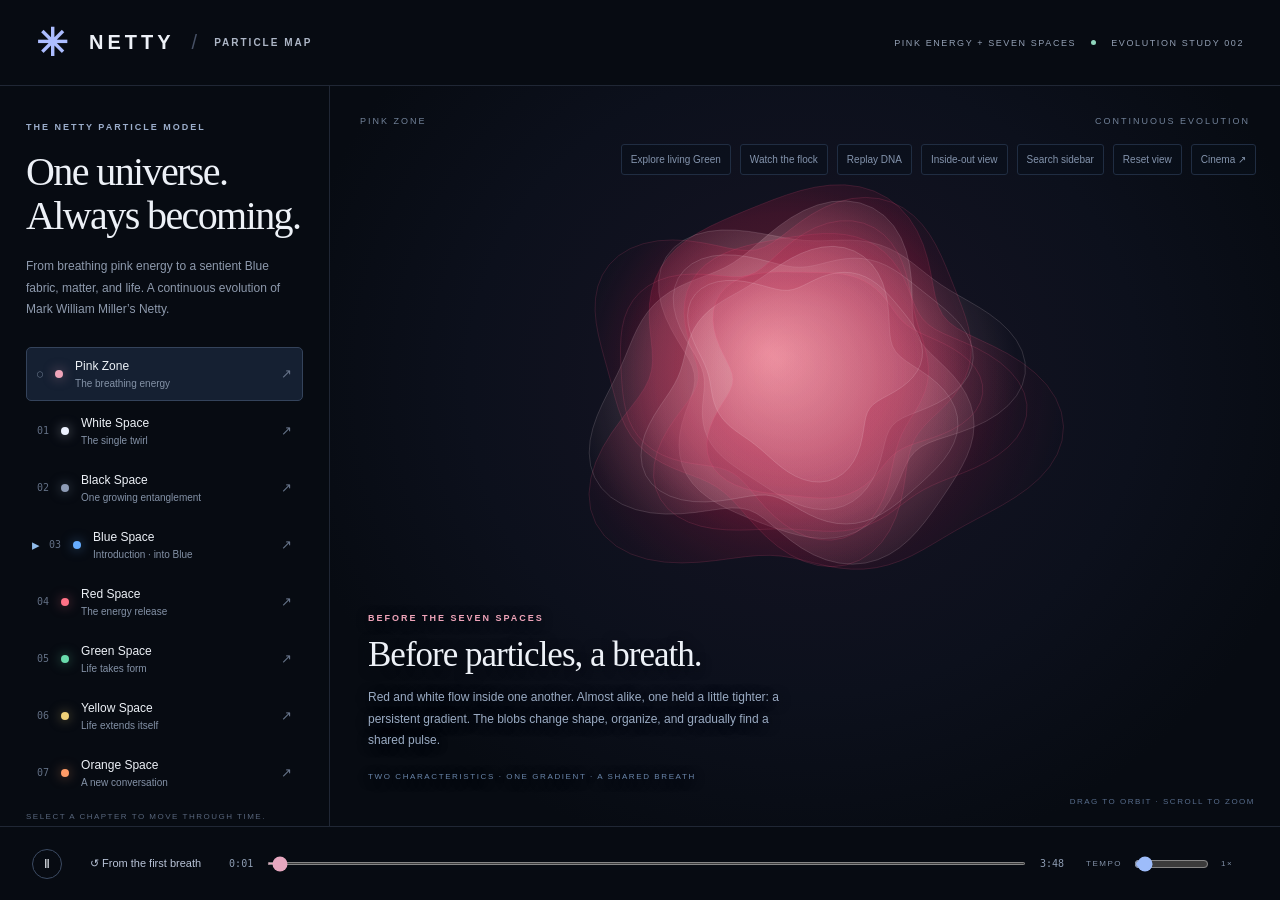
<file: visualization/index.html>
<!doctype html>
<html lang="en">
<head><meta charset="utf-8"><meta name="viewport" content="width=device-width,initial-scale=1"><title>Netty · Seven spaces, one universe</title><link rel="stylesheet" href="style.css"></head>
<body>
<header><a class="brand" href="./"><span class="brand-icon">✳</span> NETTY <span class="divider">/</span> <span class="subbrand">PARTICLE MAP</span></a><span class="edition">PINK ENERGY + SEVEN SPACES <i></i> EVOLUTION STUDY 002</span></header>
<main>
<aside><div id="chapter-navigation"><div class="eyebrow">THE NETTY PARTICLE MODEL</div><h1>One universe.<br> Always becoming.</h1><p class="intro">From breathing pink energy to a sentient Blue fabric, matter, and life. A continuous evolution of Mark William Miller’s Netty.</p><nav id="layers" aria-label="Explore the seven spaces"></nav><div class="aside-foot">SELECT A CHAPTER TO MOVE THROUGH TIME.<br>FOLLOW THE FORM AS THE PICTURE CHANGES.</div></div>
<section id="search-sidebar" hidden aria-label="Mark’s search-budget thought experiment">
<div class="sidebar-head"><span class="eyebrow">MARK’S THESIS</span><button id="close-search" aria-label="Close thought experiment">×</button></div>
<h2>The universe is built by a thoughtnet algorithm.</h2>
<p class="thesis-quote">“The guesses are too good.”</p><p class="intention-line">Design is intention, coming from Blue and sometimes working in Red, sometimes not. For us: happy or unhappy. For computers: right or wrong.</p>
<p class="challenge"><strong>The explanation I challenge</strong><br>Random mutation and natural selection is a heuristic algorithm.</p>
<p>Imagine an Earth-mass population. Every cell tries a unique DNA sequence each second, for four billion years. No repeats, anywhere.</p>
<label class="budget-label" for="budget-scenario">SEARCH BUDGET</label>
<select id="budget-scenario"><option value="human">One-fifth of a human cell</option><option value="91">91-base benchmark</option><option value="1pg">Earth mass · 1 pg per cell</option></select>
<div id="human-cell-inputs"><label>Body mass (kg)<input id="body-mass" type="number" min="1" max="1000" step="1" value="70"></label><label>Cells (trillions)<input id="human-cells" type="number" min="0.1" max="1000" step="0.1" value="14"></label></div>
<div id="budget-result"></div><div id="budget-bars" aria-label="Fraction of possible sequences enumerated"></div>
<p class="budget-rule">Every added base quadruples the possibilities.</p>
<button id="hold-search">Ⅱ Hold this thought</button>
<details><summary>Assumptions & scope</summary><p id="budget-assumptions"></p><p>Four letters per position: 4ⁿ sequences for n base pairs. The complementary strand is determined, not another independent set of choices. Trials = (Earth mass ÷ cell mass) × seconds.</p><p>This counts exhaustive enumeration. It does not give the probability of evolution: selection retains inherited changes, and evolution does not require trying every possible DNA sequence.</p><p>Inputs: <a href="https://nssdc.gsfc.nasa.gov/planetary/factsheet/sunfact.html" target="_blank" rel="noopener">NASA Earth mass</a> · <a href="https://book.bionumbers.org/how-big-is-an-e-coli-cell-and-what-is-its-mass/" target="_blank" rel="noopener">BioNumbers cell mass</a>.</p></details>
</section></aside>
<section class="stage" aria-label="Animated particle visualization"><canvas id="universe" aria-label="Continuous evolution from breathing red and white energy through seven spaces. Use the timeline to explore."></canvas><div class="stage-top"><span id="scene-label">COMPOSITE FIELD</span><span id="scene-mode">07 / 07 LAYERS</span></div><div class="view-controls"><button id="green-tour">Explore living Green</button><button id="flock-view">Watch the flock</button><button id="replay-dna">Replay DNA</button><button id="inside-out">Inside-out view</button><button id="open-search">Search sidebar</button><button id="reset" title="Reset view">Reset view</button><button id="cinema" title="Hide panels (Escape to restore)">Cinema ↗</button></div><div class="caption" aria-live="polite"><div class="eyebrow" id="chapter">THE COLLECTIVE PICTURE</div><h2 id="title">Everything, all at once.</h2><p id="description">Seven kinds of behavior occupy one field. Pulses become patterns; patterns become thought, matter, life, tools, and computation.</p><div id="motifs">PULSE <span>→</span> SPIN <span>→</span> PATTERN <span>→</span> POSSIBILITY</div></div><div id="heartbeat" hidden aria-label="Four beats in two pairs"></div><div id="mold-joke" hidden><span class="mold-blob">• · • · •</span><strong>Unless you’re a yellow slime mold…</strong><span>Why settle for one nucleus? Bring thousands.</span></div><div class="interaction-hint">DRAG TO ORBIT · SCROLL TO ZOOM</div></section>
</main>
<footer><button id="play" aria-label="Pause evolution">Ⅱ</button><button id="restart">↺ From the first breath</button><label class="scrubber"><span id="elapsed">0:00</span><input id="seek" aria-label="Evolution timeline in seconds" type="range" min="0" max="228" step="0.1" value="0"><span>3:48</span></label><label class="speed">TEMPO <input id="speed" type="range" min="0.25" max="16" step="0.25" value="1"><output id="speed-label">1×</output></label></footer>
<script src="evolution-model.js?v=green-life-2"></script><script src="assets/earth-texture.js"></script><script src="earth-globe.js"></script><script src="search-budget.js"></script><script src="embodied-scene.js?v=green-life-2"></script><script src="green-life.js"></script><script src="app.js?v=green-life-2"></script>
</body></html>
</file>
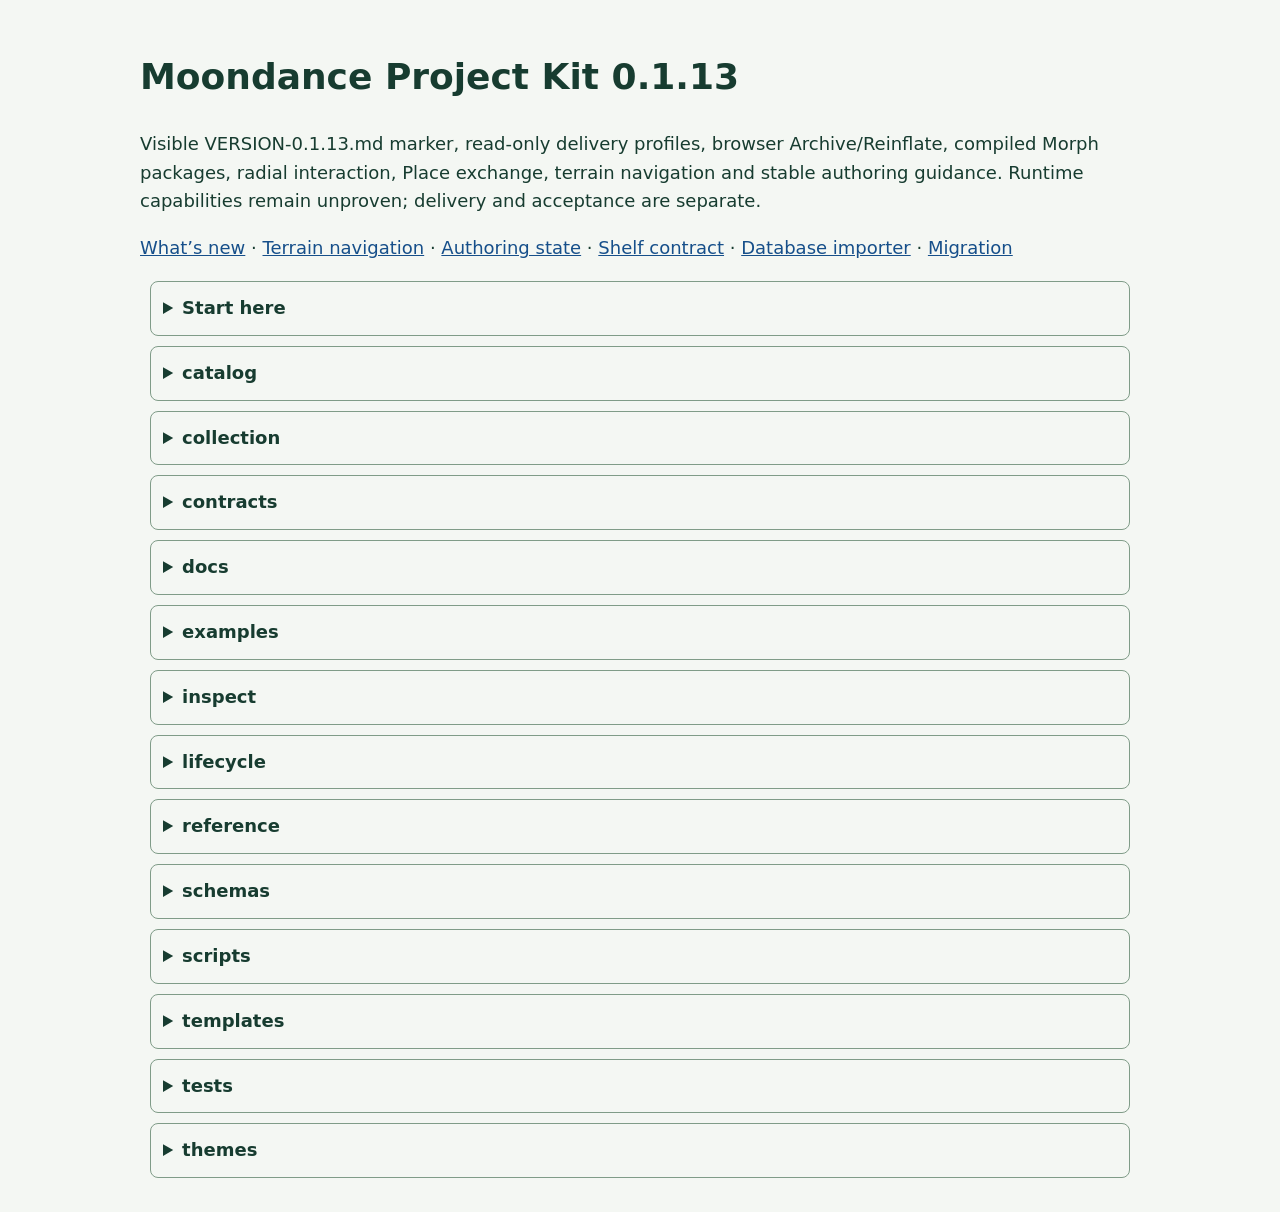
<file: project-kit/inspect/index.html>
<!doctype html><html lang="en"><meta charset="utf-8"><meta name="viewport" content="width=device-width"><title>Moondance Project Kit 0.1.13</title><style>body{font:18px/1.6 system-ui;max-width:1000px;margin:auto;padding:24px;background:#f4f7f3;color:#173c30}details{border:1px solid #809c88;border-radius:8px;padding:12px;margin:10px}summary{cursor:pointer;font-weight:bold}a{color:#164f8a}a:focus,summary:focus{outline:3px solid #986900}</style><main><h1>Moondance Project Kit 0.1.13</h1><p>Visible VERSION-0.1.13.md marker, read-only delivery profiles, browser Archive/Reinflate, compiled Morph packages, radial interaction, Place exchange, terrain navigation and stable authoring guidance. Runtime capabilities remain unproven; delivery and acceptance are separate.</p><p><a href="../CHANGELOG.md">What’s new</a> · <a href="../contracts/terrain-navigation.md">Terrain navigation</a> · <a href="../contracts/authoring-state.md">Authoring state</a> · <a href="../contracts/shelf.md">Shelf contract</a> · <a href="../contracts/database-importer.md">Database importer</a> · <a href="../docs/MIGRATION-0.1.13.md">Migration</a></p>
<details><summary>Start here</summary><ul>
<li><a href="../.gitignore">.gitignore</a></li>
<li><a href="../AGENTS.md">AGENTS.md</a></li>
<li><a href="../CHANGELOG.md">CHANGELOG.md</a></li>
<li><a href="../DEPENDENCIES-LICENSES.md">DEPENDENCIES-LICENSES.md</a></li>
<li><a href="../MOONDANCE-PROJECT-KIT.md">MOONDANCE-PROJECT-KIT.md</a></li>
<li><a href="../PROVENANCE.json">PROVENANCE.json</a></li>
<li><a href="../README.md">README.md</a></li>
<li><a href="../RELEASE-NOTES.md">RELEASE-NOTES.md</a></li>
<li><a href="../VERSION-0.1.13.md">VERSION-0.1.13.md</a></li>
<li><a href="../manifest.json">manifest.json</a></li>
</ul></details>
<details><summary>catalog</summary><ul>
<li><a href="../catalog/README.md">README.md</a></li>
<li><a href="../catalog/status.json">status.json</a></li>
</ul></details>
<details><summary>collection</summary><ul>
<li><a href="../collection/pinned-projects.json">pinned-projects.json</a></li>
</ul></details>
<details><summary>contracts</summary><ul>
<li><a href="../contracts/accessibility.md">accessibility.md</a></li>
<li><a href="../contracts/ai-provider-dialogue.md">ai-provider-dialogue.md</a></li>
<li><a href="../contracts/ai-runtime-decisions.md">ai-runtime-decisions.md</a></li>
<li><a href="../contracts/architecture.md">architecture.md</a></li>
<li><a href="../contracts/authoring-state.md">authoring-state.md</a></li>
<li><a href="../contracts/behavior-executors.md">behavior-executors.md</a></li>
<li><a href="../contracts/behavior.md">behavior.md</a></li>
<li><a href="../contracts/campaign-simulation.md">campaign-simulation.md</a></li>
<li><a href="../contracts/browser-workspace.md">browser-workspace.md</a></li>
<li><a href="../contracts/compiled-morph-packages.md">compiled-morph-packages.md</a></li>
<li><a href="../contracts/component-publication.md">component-publication.md</a></li>
<li><a href="../contracts/context.md">context.md</a></li>
<li><a href="../contracts/database-importer.md">database-importer.md</a></li>
<li><a href="../contracts/dtd-ui.md">dtd-ui.md</a></li>
<li><a href="../contracts/feedback.md">feedback.md</a></li>
<li><a href="../contracts/local-supplements.md">local-supplements.md</a></li>
<li><a href="../contracts/metamorph.md">metamorph.md</a></li>
<li><a href="../contracts/morph-catalog.md">morph-catalog.md</a></li>
<li><a href="../contracts/morph-return-cycle.md">morph-return-cycle.md</a></li>
<li><a href="../contracts/morph.md">morph.md</a></li>
<li><a href="../contracts/native-content.md">native-content.md</a></li>
<li><a href="../contracts/objects.md">objects.md</a></li>
<li><a href="../contracts/ownership.md">ownership.md</a></li>
<li><a href="../contracts/persistence.md">persistence.md</a></li>
<li><a href="../contracts/place-package-exchange.md">place-package-exchange.md</a></li>
<li><a href="../contracts/press-hold-radial-menu.md">press-hold-radial-menu.md</a></li>
<li><a href="../contracts/physics.md">physics.md</a></li>
<li><a href="../contracts/place.md">place.md</a></li>
<li><a href="../contracts/services.md">services.md</a></li>
<li><a href="../contracts/shelf.md">shelf.md</a></li>
<li><a href="../contracts/talisman-console.md">talisman-console.md</a></li>
<li><a href="../contracts/terrain-navigation.md">terrain-navigation.md</a></li>
<li><a href="../contracts/theme.md">theme.md</a></li>
<li><a href="../contracts/voice-authoring.md">voice-authoring.md</a></li>
<li><a href="../contracts/voice-lab.md">voice-lab.md</a></li>
</ul></details>
<details><summary>docs</summary><ul>
<li><a href="../docs/ADOPTION.md">ADOPTION.md</a></li>
<li><a href="../docs/BROWSER-HOST-ARCHITECTURE.md">BROWSER-HOST-ARCHITECTURE.md</a></li>
<li><a href="../docs/COLLECTING-PROJECT-UPDATES.md">COLLECTING-PROJECT-UPDATES.md</a></li>
<li><a href="../docs/COLLECTED-FINDINGS-0.1.13.md">COLLECTED-FINDINGS-0.1.13.md</a></li>
<li><a href="../docs/DELIVERY-GATES.md">DELIVERY-GATES.md</a></li>
<li><a href="../docs/FIELD-TRIAL-LESSONS.md">FIELD-TRIAL-LESSONS.md</a></li>
<li><a href="../docs/INSTALLING-PROJECT-KIT.md">INSTALLING-PROJECT-KIT.md</a></li>
<li><a href="../docs/LEE-VOICE-LAB-FINDINGS.md">LEE-VOICE-LAB-FINDINGS.md</a></li>
<li><a href="../docs/LOCAL-FINDINGS-0.1.3.md">LOCAL-FINDINGS-0.1.3.md</a></li>
<li><a href="../docs/MIGRATION-0.1.1.md">MIGRATION-0.1.1.md</a></li>
<li><a href="../docs/MIGRATION-0.1.10.md">MIGRATION-0.1.10.md</a></li>
<li><a href="../docs/MIGRATION-0.1.11.md">MIGRATION-0.1.11.md</a></li>
<li><a href="../docs/MIGRATION-0.1.12.md">MIGRATION-0.1.12.md</a></li>
<li><a href="../docs/MIGRATION-0.1.13.md">MIGRATION-0.1.13.md</a></li>
<li><a href="../docs/MIGRATION-0.1.2.md">MIGRATION-0.1.2.md</a></li>
<li><a href="../docs/MIGRATION-0.1.3.md">MIGRATION-0.1.3.md</a></li>
<li><a href="../docs/MIGRATION-0.1.4.md">MIGRATION-0.1.4.md</a></li>
<li><a href="../docs/MIGRATION-0.1.5.md">MIGRATION-0.1.5.md</a></li>
<li><a href="../docs/MIGRATION-0.1.6.md">MIGRATION-0.1.6.md</a></li>
<li><a href="../docs/MIGRATION-0.1.7.md">MIGRATION-0.1.7.md</a></li>
<li><a href="../docs/MIGRATION-0.1.8.md">MIGRATION-0.1.8.md</a></li>
<li><a href="../docs/MIGRATION-0.1.9.md">MIGRATION-0.1.9.md</a></li>
<li><a href="../docs/MORPH-CAPABILITY-STATUS.md">MORPH-CAPABILITY-STATUS.md</a></li>
<li><a href="../docs/NEW-UPDATE-PROFILE.md">NEW-UPDATE-PROFILE.md</a></li>
<li><a href="../docs/OWNER-CAPABILITY-REPORTS.md">OWNER-CAPABILITY-REPORTS.md</a></li>
<li><a href="../docs/PUBLISHING-INSTALLED-KITS.md">PUBLISHING-INSTALLED-KITS.md</a></li>
<li><a href="../docs/SLICE-FINDINGS-0.1.12.md">SLICE-FINDINGS-0.1.12.md</a></li>
<li><a href="../docs/TASSY-ADMISSION-REFERENCE.md">TASSY-ADMISSION-REFERENCE.md</a></li>
<li><a href="../docs/TEMPLATES.md">TEMPLATES.md</a></li>
<li><a href="../docs/READ-ONLY-DELIVERY-MIGRATION.md">READ-ONLY-DELIVERY-MIGRATION.md</a></li>
<li><a href="../docs/UPDATE-SOURCES.md">UPDATE-SOURCES.md</a></li>
<li><a href="../docs/VOICE-LAB-PACKAGE.md">VOICE-LAB-PACKAGE.md</a></li>
</ul></details>
<details><summary>examples</summary><ul>
<li><a href="../examples/behavior-executor.md">behavior-executor.md</a></li>
<li><a href="../examples/behavior-plans.md">behavior-plans.md</a></li>
<li><a href="../examples/consumer-lock.json">consumer-lock.json</a></li>
<li><a href="../examples/component-publication-plan.json">component-publication-plan.json</a></li>
<li><a href="../examples/derek-campaign-heartbeat.md">derek-campaign-heartbeat.md</a></li>
<li><a href="../examples/morph-language.md">morph-language.md</a></li>
<li><a href="../examples/voice-lab-package.json">voice-lab-package.json</a></li>
</ul></details>
<details><summary>inspect</summary><ul>
<li><a href="../inspect/index.html">index.html</a></li>
</ul></details>
<details><summary>lifecycle</summary><ul>
<li><a href="../lifecycle/ACTIVE-DESIGN.template.md">ACTIVE-DESIGN.template.md</a></li>
<li><a href="../lifecycle/HANDOFF.template.md">HANDOFF.template.md</a></li>
<li><a href="../lifecycle/KIT-FEEDBACK.template.md">KIT-FEEDBACK.template.md</a></li>
<li><a href="../lifecycle/LOCAL-SUPPLEMENT.template.md">LOCAL-SUPPLEMENT.template.md</a></li>
<li><a href="../lifecycle/MPK-HANDOFF.template.json">MPK-HANDOFF.template.json</a></li>
<li><a href="../lifecycle/TEST-PLAN.template.md">TEST-PLAN.template.md</a></li>
</ul></details>
<details><summary>reference</summary><ul>
<li><a href="../reference/README.md">README.md</a></li>
<li><a href="../reference/talisman/AGENTS.index.md">AGENTS.index.md</a></li>
<li><a href="../reference/talisman/PATCH-BUNDLE-INSTRUCTIONS.md">PATCH-BUNDLE-INSTRUCTIONS.md</a></li>
<li><a href="../reference/talisman/context-management/README.md">README.md</a></li>
<li><a href="../reference/talisman/context-management/docs/APPLICATION-CONTEXT-PAYLOAD-V1.md">APPLICATION-CONTEXT-PAYLOAD-V1.md</a></li>
<li><a href="../reference/talisman/context-management/docs/APPLICATION-INTEGRATION.md">APPLICATION-INTEGRATION.md</a></li>
<li><a href="../reference/talisman/context-management/docs/CONTEXT-CONTRACT.md">CONTEXT-CONTRACT.md</a></li>
<li><a href="../reference/talisman/context-management/docs/MONITOR-AND-TALITALK.md">MONITOR-AND-TALITALK.md</a></li>
<li><a href="../reference/talisman/design/Active Designs/Application Server/CRITTER-READ-CONTRACT.md">CRITTER-READ-CONTRACT.md</a></li>
<li><a href="../reference/talisman/design/Active Designs/Application Server/DATABASE-VIEWER.md">DATABASE-VIEWER.md</a></li>
<li><a href="../reference/talisman/design/Active Designs/Application Server/HOT-PUBLICATION-HANDOFF.md">HOT-PUBLICATION-HANDOFF.md</a></li>
<li><a href="../reference/talisman/design/Active Designs/Application Server/MANAGED-HANDLER-RUNTIME-DESIGN.md">MANAGED-HANDLER-RUNTIME-DESIGN.md</a></li>
<li><a href="../reference/talisman/design/Active Designs/Application Server/MOONBEAM-DELTA-PUBLICATION-DESIGN.md">MOONBEAM-DELTA-PUBLICATION-DESIGN.md</a></li>
<li><a href="../reference/talisman/design/Active Designs/Application Server/PAGE-PLUGIN-CONTRACT.md">PAGE-PLUGIN-CONTRACT.md</a></li>
<li><a href="../reference/talisman/design/Active Designs/GM Control Screen/CONTROL-CONTEXT-REVIEW.md">CONTROL-CONTEXT-REVIEW.md</a></li>
<li><a href="../reference/talisman/design/Active Designs/GM Control Screen/CONTROL-SAVED-LAYOUT-REVIEW.md">CONTROL-SAVED-LAYOUT-REVIEW.md</a></li>
<li><a href="../reference/talisman/design/Active Designs/Moondance Web/TALISMAN-ONLINE-SERVER.md">TALISMAN-ONLINE-SERVER.md</a></li>
<li><a href="../reference/talisman/design/Active Designs/Object Sing &amp; Dance Factory__/METAMORPH-GALLERY.md">METAMORPH-GALLERY.md</a></li>
<li><a href="../reference/talisman/design/Active Designs/Object Sing &amp; Dance Factory__/MORPH-DESIGN.md">MORPH-DESIGN.md</a></li>
<li><a href="../reference/talisman/design/Active Designs/Object Sing &amp; Dance Factory__/REFERENCE-AUDIT.md">REFERENCE-AUDIT.md</a></li>
<li><a href="../reference/talisman/design/Active Designs/Object Sing &amp; Dance Factory__/SIGN-LANGUAGE-MORPH-CAPABILITY.md">SIGN-LANGUAGE-MORPH-CAPABILITY.md</a></li>
<li><a href="../reference/talisman/design/Active Designs/Object Sing &amp; Dance Factory__/SLICE-NATIVE-STORAGE.md">SLICE-NATIVE-STORAGE.md</a></li>
<li><a href="../reference/talisman/design/Active Designs/Object Sing &amp; Dance Factory__/SYSTEM-DESIGN.md">SYSTEM-DESIGN.md</a></li>
<li><a href="../reference/talisman/design/Active Designs/Object Sing &amp; Dance Factory__/TEST-PLAN.md">TEST-PLAN.md</a></li>
<li><a href="../reference/talisman/design/Active Designs/Object Sing &amp; Dance Factory__/UNIFIED-MORPH-WORKBENCH-HANDOFF.md">UNIFIED-MORPH-WORKBENCH-HANDOFF.md</a></li>
<li><a href="../reference/talisman/design/Active Designs/Talisman Architecture/ACTIVE-DESIGN.md">ACTIVE-DESIGN.md</a></li>
<li><a href="../reference/talisman/design/Active Designs/Talisman Architecture/IMPLEMENTATION-FRICTION.md">IMPLEMENTATION-FRICTION.md</a></li>
<li><a href="../reference/talisman/design/Active Designs/Talisman Architecture/MOONDANCE-PROJECT-KIT.md">MOONDANCE-PROJECT-KIT.md</a></li>
<li><a href="../reference/talisman/design/Active Designs/Talisman Architecture/PATCHER-QUEUE-CONTRACT.md">PATCHER-QUEUE-CONTRACT.md</a></li>
<li><a href="../reference/talisman/design/Active Designs/Talisman Architecture/TALISMAN-ARCHITECTURE-OPERATIONS-ATLAS.md">TALISMAN-ARCHITECTURE-OPERATIONS-ATLAS.md</a></li>
<li><a href="../reference/talisman/design/Active Designs/Talisman Architecture/TEST-PLAN.md">TEST-PLAN.md</a></li>
<li><a href="../reference/talisman/design/Active Designs/Talisman Architecture/THE-RIGHT-LINE.md">THE-RIGHT-LINE.md</a></li>
<li><a href="../reference/talisman/design/Active Designs/Talisman Architecture/handoffs/LIFECYCLE-HANDOFF.md">LIFECYCLE-HANDOFF.md</a></li>
<li><a href="../reference/talisman/design/Active Designs/Talisman Architecture/handoffs/PROJECT-KIT-HANDOFF.md">PROJECT-KIT-HANDOFF.md</a></li>
<li><a href="../reference/talisman/design/Active Designs/Talisman Editor Integration/LOCAL-EDITOR-INTEGRATION.md">LOCAL-EDITOR-INTEGRATION.md</a></li>
<li><a href="../reference/talisman/design/Active Designs/Talisman Forest__/ACTIVE-DESIGN.md">ACTIVE-DESIGN.md</a></li>
<li><a href="../reference/talisman/design/Active Designs/Talisman Forest__/BROWSER-THEME-CONTRACT.md">BROWSER-THEME-CONTRACT.md</a></li>
<li><a href="../reference/talisman/design/Active Designs/Talisman Shelf__/DTDT-V3-SHELF-DESIGN.md">DTDT-V3-SHELF-DESIGN.md</a></li>
<li><a href="../reference/talisman/design/Active Designs/Talisman Shelf__/SHELF-CONTRACT-V1.md">SHELF-CONTRACT-V1.md</a></li>
<li><a href="../reference/talisman/design/Active Designs/Talisman Shelf__/SHELF-CONTRACT-V2.md">SHELF-CONTRACT-V2.md</a></li>
<li><a href="../reference/talisman/design/MOONDANCE-PROJECT-PROFILE.md">MOONDANCE-PROJECT-PROFILE.md</a></li>
<li><a href="../reference/talisman/development-atlas/Development-Architecture-Atlas.md">Development-Architecture-Atlas.md</a></li>
<li><a href="../reference/talisman/development-atlas/action-routing.md">action-routing.md</a></li>
<li><a href="../reference/talisman/development-atlas/events-threading.md">events-threading.md</a></li>
<li><a href="../reference/talisman/development-atlas/focused-tests.md">focused-tests.md</a></li>
<li><a href="../reference/talisman/development-atlas/operations-contract.md">operations-contract.md</a></li>
<li><a href="../reference/talisman/development-atlas/persistence-and-content.md">persistence-and-content.md</a></li>
<li><a href="../reference/talisman/development-atlas/service-architecture.md">service-architecture.md</a></li>
<li><a href="../reference/talisman/development-atlas/validation.md">validation.md</a></li>
</ul></details>
<details><summary>schemas</summary><ul>
<li><a href="../schemas/character.schema.json">character.schema.json</a></li>
<li><a href="../schemas/component-publication.schema.json">component-publication.schema.json</a></li>
<li><a href="../schemas/consumer-lock.schema.json">consumer-lock.schema.json</a></li>
<li><a href="../schemas/manifest.schema.json">manifest.schema.json</a></li>
<li><a href="../schemas/place.schema.json">place.schema.json</a></li>
<li><a href="../schemas/voice-lab-package.schema.json">voice-lab-package.schema.json</a></li>
</ul></details>
<details><summary>scripts</summary><ul>
<li><a href="../scripts/collect_mpk.py">collect_mpk.py</a></li>
<li><a href="../scripts/install_mpk.py">install_mpk.py</a></li>
<li><a href="../scripts/publish_mpk_installs.py">publish_mpk_installs.py</a></li>
<li><a href="../scripts/publish_component.py">publish_component.py</a></li>
</ul></details>
<details><summary>templates</summary><ul>
<li><a href="../templates/character.json">character.json</a></li>
<li><a href="../templates/place.json">place.json</a></li>
<li><a href="../templates/voice-lab-package.json">voice-lab-package.json</a></li>
</ul></details>
<details><summary>tests</summary><ul>
<li><a href="../tests/test_collect_mpk.py">test_collect_mpk.py</a></li>
<li><a href="../tests/test_install_mpk.py">test_install_mpk.py</a></li>
<li><a href="../tests/test_publish_mpk_installs.py">test_publish_mpk_installs.py</a></li>
<li><a href="../tests/test_publish_component.py">test_publish_component.py</a></li>
</ul></details>
<details><summary>themes</summary><ul>
<li><a href="../themes/talisman-forest.tokens.json">talisman-forest.tokens.json</a></li>
</ul></details>
</main></html>
</file>
<file: visualization/style.css>
:root{color-scheme:dark;--bg:#070b12;--muted:#818c9f;--line:#202735;--accent:#7dafff}*{box-sizing:border-box}body{margin:0;background:var(--bg);color:#edf1f7;font-family:Arial,Helvetica,sans-serif}button,a,input{-webkit-tap-highlight-color:transparent}button{font:inherit;color:inherit;background:none;border:0;cursor:pointer}button:focus-visible,a:focus-visible,input:focus-visible{outline:2px solid #b8d6ff;outline-offset:4px}header{height:86px;border-bottom:1px solid var(--line);display:flex;align-items:center;justify-content:space-between;padding:0 36px}.brand{text-decoration:none;color:inherit;font-size:20px;font-weight:700;letter-spacing:4px;display:flex;align-items:center;gap:17px}.brand-icon{color:#acbdff;font-size:38px}.divider{font-weight:400;color:#465064;letter-spacing:0}.subbrand{font-size:10px;letter-spacing:2px;color:#adb6c6}.edition{font-size:9px;letter-spacing:1.6px;color:#929fb3;display:flex;align-items:center;gap:15px}.edition i{width:5px;height:5px;background:#90d6bd;border-radius:50%}main{display:grid;grid-template-columns:330px 1fr;height:calc(100dvh - 160px);min-height:640px}aside{padding:36px 26px;border-right:1px solid var(--line);z-index:2}.eyebrow{font-size:9px;letter-spacing:2px;color:#9caecb;font-weight:700}h1{font-family:Georgia,serif;font-weight:400;font-size:40px;line-height:1.1;letter-spacing:-1.6px;margin:18px 0}.intro{font-size:12px;line-height:1.8;color:#8e9aad;max-width:260px;margin-bottom:26px}nav{display:grid;gap:3px}.layer{display:flex;align-items:center;text-align:left;gap:12px;padding:11px 10px;border:1px solid transparent;border-radius:5px;width:100%}.layer:hover{background:#121b29}.layer.active{background:#152032;border-color:#34435b}.layer .num{font-size:10px;color:#626f84;font-family:monospace}.swatch{height:8px;width:8px;border-radius:50%;background:var(--color);box-shadow:0 0 12px color-mix(in srgb,var(--color),transparent 50%)}.layer strong{font-size:12px;display:block;font-weight:500}.layer small{display:block;color:#8492a7;font-size:10px;margin-top:5px}.layer .arrow{margin-left:auto;color:#68758b;font-size:13px}.overview{border-top:1px solid var(--line);margin-top:15px;padding:18px 8px;width:100%;display:flex;gap:14px;font-size:12px;color:#9aa9bf}.overview span:last-child{margin-left:auto}.overview.active{color:#dce9ff}.aside-foot{margin-top:9px;font-size:8px;line-height:1.9;letter-spacing:1.5px;color:#58667c}.stage{position:relative;overflow:hidden;background:radial-gradient(ellipse at 52% 43%,#101c32 0%,#080e1a 47%,#070b12 75%)}canvas{width:100%;height:100%;display:block;cursor:grab;touch-action:none}canvas:active{cursor:grabbing}.stage-top{position:absolute;top:30px;left:30px;right:30px;display:flex;justify-content:space-between;font-size:9px;letter-spacing:2px;color:#718198;pointer-events:none}.view-controls{position:absolute;top:58px;right:24px;display:flex;gap:9px}.view-controls button{font-size:10px;color:#8494ad;padding:9px;border:1px solid #202d42;border-radius:3px;background:#090f1c88}.caption{position:absolute;bottom:45px;left:38px;max-width:470px;pointer-events:none;text-shadow:0 2px 12px #070b12}.caption h2{font-family:Georgia,serif;font-size:35px;font-weight:400;letter-spacing:-1px;margin:12px 0}.caption p{color:#9aabc3;font-size:12px;line-height:1.8;max-width:435px}.caption #motifs{font-size:8px;letter-spacing:1.6px;color:#6985aa;margin-top:20px}#motifs span{padding:0 9px;color:#48566b}.interaction-hint{position:absolute;bottom:20px;right:25px;font-size:8px;letter-spacing:1.5px;color:#586d8c;pointer-events:none}footer{height:74px;border-top:1px solid var(--line);display:flex;align-items:center;gap:22px;padding:0 32px}#play{width:30px;height:30px;border:1px solid #3b4a62;border-radius:50%;font-size:12px}#tour{font-size:11px;white-space:nowrap;color:#b2c4dc}#tour[aria-pressed=true]{color:#8bb9ff}.timeline{height:2px;background:#263044;flex:1}.timeline span{height:100%;display:block;background:#8eb5f4;width:0}.speed{font-size:8px;letter-spacing:1.5px;display:flex;align-items:center;gap:10px;color:#8291a8}.speed input{width:75px;accent-color:#9dbcfa}.speed output{min-width:27px}.footer-mark{font-size:8px;letter-spacing:1.5px;color:#596a80}.cinema header,.cinema aside,.cinema footer,.cinema .caption,.cinema .stage-top,.cinema .interaction-hint{display:none}.cinema main{display:block;height:100dvh;min-height:0}.cinema .stage{height:100%}.cinema #reset{display:none}.cinema .view-controls{top:20px;opacity:.4}.cinema .view-controls:hover{opacity:1}@media(min-height:950px){aside{padding-top:50px}.layer{padding-top:16px;padding-bottom:16px}}@media(max-width:900px){header{padding:0 20px}.edition,.footer-mark{display:none}main{grid-template-columns:260px 1fr}aside{padding:30px 18px}h1{font-size:34px}.caption{left:25px;right:20px}.caption h2{font-size:29px}}@media(max-width:600px){header{height:65px}.brand{font-size:17px;gap:12px}.subbrand{font-size:8px}main{display:flex;flex-direction:column;height:auto;min-height:0}aside{padding:22px 20px 12px;border-right:0}h1{font-size:30px;margin:12px 0}h1 br{display:none}.intro,.aside-foot{display:none}nav{grid-template-columns:repeat(4,1fr);gap:3px}.layer{padding:10px 5px;gap:6px}.layer .num,.layer small,.layer .arrow{display:none}.layer strong{font-size:10px}.swatch{width:5px;height:5px}.overview{padding:12px 5px;margin-top:7px}.stage{height:580px}.stage-top{left:20px;right:20px;font-size:8px}.caption{bottom:44px}.caption h2{font-size:29px}.caption p{font-size:11px}footer{height:75px;gap:10px;padding:0 15px}.timeline{display:none}#tour{font-size:10px}.speed{margin-left:auto}.speed input{width:50px}.speed{font-size:7px;gap:5px}.cinema .stage{height:100dvh}}
@media(min-width:601px) and (max-height:850px){header{height:64px}main{height:calc(100dvh - 124px);min-height:560px}aside{padding:22px 22px 10px}h1{font-size:33px;margin:14px 0}.intro{font-size:11px;line-height:1.65;margin-bottom:15px}.layer{padding:8px 8px}.layer small{margin-top:3px;font-size:9px}.overview{padding:12px 8px;margin-top:10px}.aside-foot{font-size:7px}footer{height:60px}.caption{bottom:37px}.caption h2{font-size:30px;margin:10px 0}.caption p{font-size:11px}.caption #motifs{margin-top:12px}}
@media(min-width:601px) and (max-height:750px){.aside-foot{display:none}}
/* Evolution controls: one film clock, including the Pink prelude. */
#restart{font-size:11px;color:#b9c4d8;white-space:nowrap}.scrubber{display:flex;align-items:center;gap:12px;flex:1;font:10px monospace;color:#8c9bb1}.scrubber input{width:100%;min-width:35px;accent-color:#e6a7bf;height:3px}.layer.emerged .num{color:#a6bfd8}.layer.emerged .arrow{color:#b3a6bb}.stage{background:radial-gradient(ellipse at 50% 40%,#171424 0%,#0c101c 50%,#070b12 78%)}
@media(min-width:601px) and (max-height:850px){.layer{padding-top:6px;padding-bottom:6px}.intro{margin-bottom:12px}h1{font-size:31px}.aside-foot{display:none}}
@media(max-width:600px){.intro{display:none}h1{font-size:27px}.scrubber{order:4;flex-basis:100%}footer{flex-wrap:wrap;height:100px;padding:12px 15px;gap:12px}.speed{margin-left:auto}#restart{font-size:10px}.caption{bottom:40px}.caption #motifs{line-height:1.8}.stage{height:600px}.cinema .stage{height:100dvh}}
[hidden]{display:none!important}#search-sidebar{font-size:11px;line-height:1.65;max-height:100%;overflow:auto;padding-right:4px}.sidebar-head{display:flex;justify-content:space-between;align-items:center}.sidebar-head button{font-size:22px;color:#9cb9c5}#search-sidebar h2{font:normal 27px/1.15 Georgia,serif;letter-spacing:-.5px;margin:15px 0}.thesis-quote{color:#8edcb7;font:italic 17px Georgia,serif}#search-sidebar p{color:#a7b5c5}.challenge{border-left:2px solid #b68ca4;padding-left:10px;font-size:10px}.challenge strong{font-size:9px;letter-spacing:.5px;color:#d9b6c6}.budget-label{display:block;color:#7793a8;font-size:8px;letter-spacing:1.6px;margin:16px 0 5px}#budget-scenario{width:100%;background:#132032;border:1px solid #32465b;color:#d4e2f0;padding:8px;font-size:11px;border-radius:4px}#budget-result{font-size:10px;color:#b4d2c6;margin:12px 0}.budget-row{margin:11px 0}.budget-row>div:first-child{display:flex;justify-content:space-between;font-size:10px}.budget-row strong{color:#98e1c0;font-weight:400}.budget-track{height:5px;background:#1e2a37;margin-top:5px;border-radius:3px;overflow:hidden}.budget-track i{display:block;height:100%;background:#72caa6}.budget-rule{font-size:10px}#hold-search{border:1px solid #345245;color:#a4ddc1;width:100%;padding:9px;border-radius:4px;margin:5px 0 13px;font-size:10px}#search-sidebar details{font-size:9px;color:#8096aa}#search-sidebar summary{cursor:pointer}#search-sidebar a{color:#a8cbe6}.cinema #open-search{display:none}@media(max-width:600px){.search-open aside{max-height:65dvh;overflow:auto}#search-sidebar{max-height:none}.search-open .stage{height:600px}.view-controls{gap:5px}.view-controls button{font-size:9px}}
#human-cell-inputs{display:grid;grid-template-columns:1fr 1fr;gap:10px;margin:10px 0}#human-cell-inputs label{font-size:9px;color:#92a7bd}#human-cell-inputs input{width:100%;margin-top:4px;background:#0e1927;border:1px solid #304158;color:#dbe7ef;border-radius:3px;padding:6px;font-size:11px}

.view-controls{flex-wrap:wrap;max-width:calc(100% - 40px);justify-content:flex-end}#heartbeat{position:absolute;left:30px;top:105px;color:#aac4e5;font:10px monospace;letter-spacing:1px;pointer-events:none}.cinema #heartbeat{top:75px}@media(max-width:600px){#heartbeat{top:140px;left:20px;font-size:9px}}

#mold-joke{position:absolute;right:24px;top:175px;max-width:190px;padding:12px;background:#141c16dc;border:1px solid #665f31;border-radius:8px;color:#d5d8ac;font-size:10px;line-height:1.6}#mold-joke strong,#mold-joke span{display:block}.mold-blob{width:95px;padding:8px;background:#bd9f36;color:#f2e59f;border-radius:47% 62% 35% 55%;letter-spacing:8px;margin-bottom:8px}@media(max-width:600px){#mold-joke{top:170px;max-width:155px;font-size:9px}}

/* Script headings remain together, with room to add each chapter's sub-scripts. */
aside{overflow-y:auto}.subscripts{margin:0 8px 5px 37px;border-left:1px solid #314b69;padding-left:10px;display:grid;gap:3px}.subscript{text-align:left;padding:7px 9px;border-radius:4px}.subscript strong{display:block;font-size:11px;font-weight:500;color:#a7ceff}.subscript small{display:block;font-size:9px;color:#8298b3;margin-top:4px}.subscript.active{background:#182c46}.subscript:hover:not(.pending){background:#15253b}.subscript.pending{opacity:.55}@media(max-width:600px){.subscripts{grid-column:1/-1;margin-left:8px;grid-template-columns:1fr 1fr}}

.chapter-row{display:flex;align-items:center}.chapter-row .layer{flex:1;min-width:0;padding-left:3px}.chapter-toggle{flex:0 0 19px;padding:10px 0;color:#91bcea;font-size:15px}.chapter-toggle:hover{color:#fff}.chapter-group .subscripts{margin-left:28px}@media(max-width:600px){.chapter-group{grid-column:1/-1}.chapter-group .subscripts{grid-template-columns:1fr 1fr}.chapter-row .layer{width:auto}.chapter-row .layer small{display:block}}
</file>
